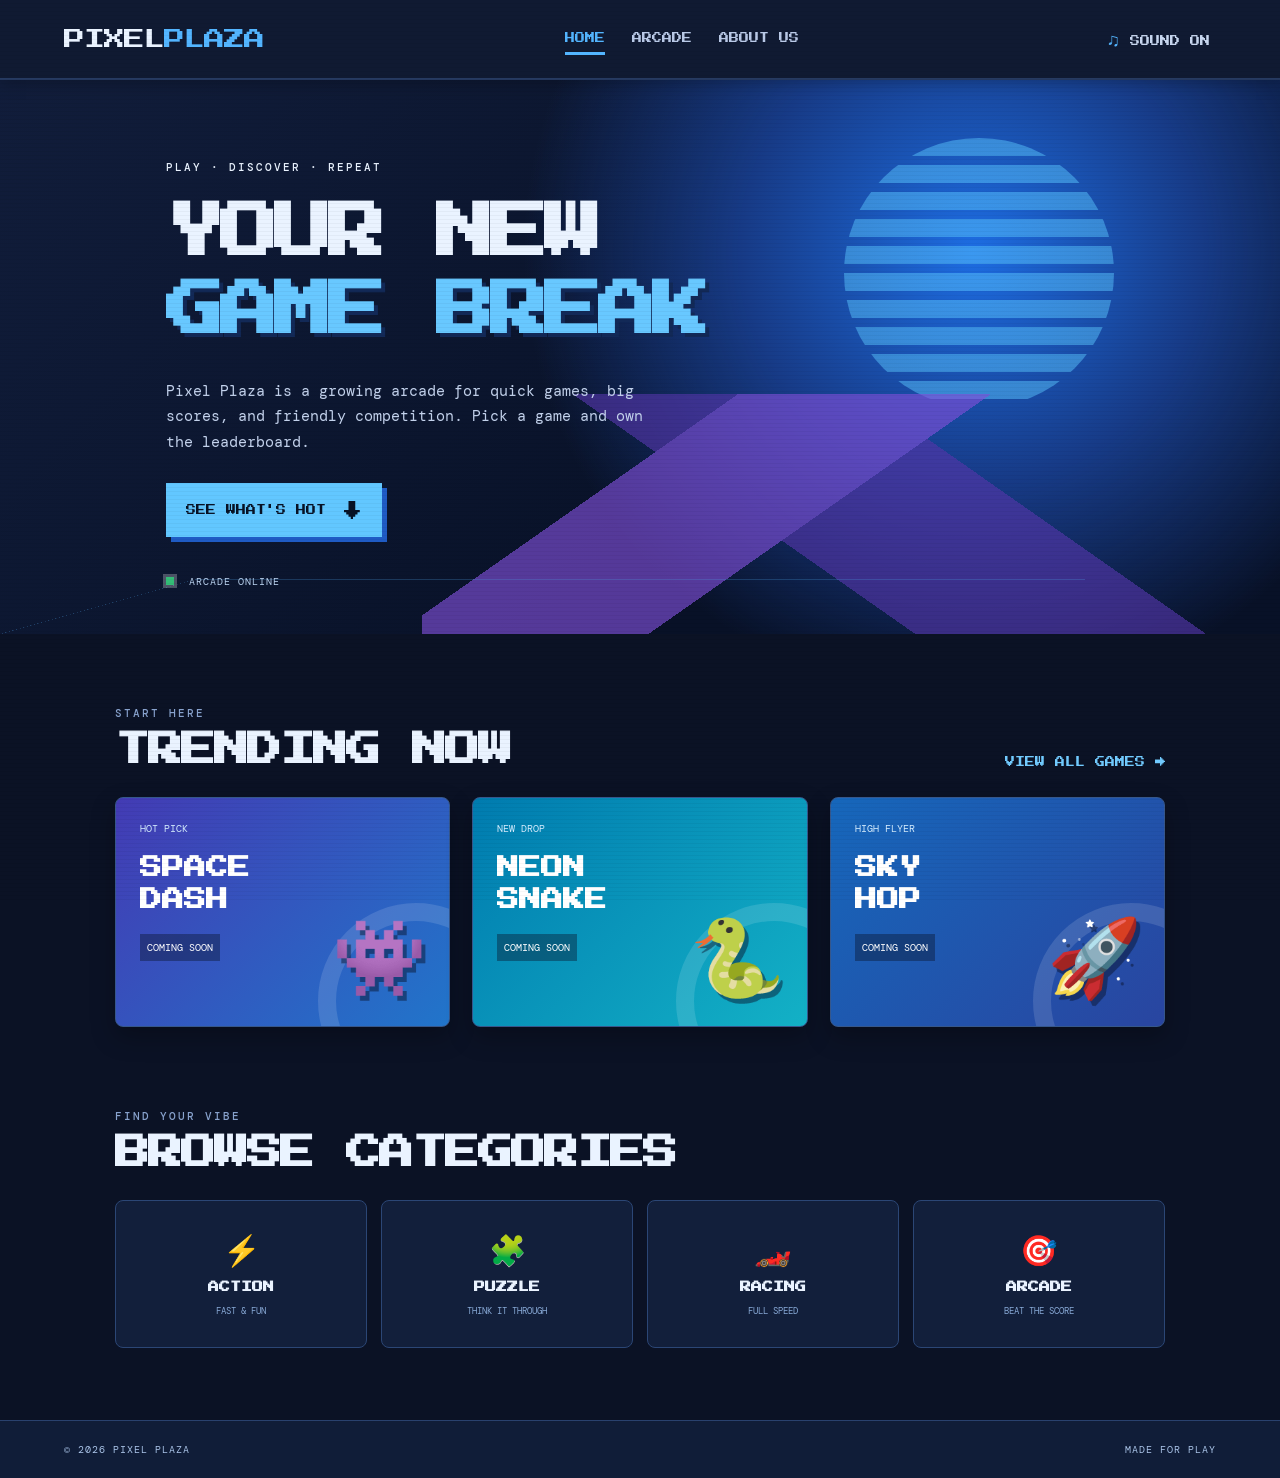
<file: index.html>
<!doctype html>
<html lang="en">
  <head>
    <meta charset="UTF-8" />
    <meta name="viewport" content="width=device-width, initial-scale=1.0" />
    <meta name="description" content="Pixel Plaza — a mini game arcade." />
    <title>Pixel Plaza | Play, Discover, Repeat</title>
    <link rel="preconnect" href="https://fonts.googleapis.com" />
    <link rel="preconnect" href="https://fonts.gstatic.com" crossorigin />
    <link href="https://fonts.googleapis.com/css2?family=DM+Mono:wght@400;500&family=Press+Start+2P&display=swap" rel="stylesheet" />
    <link rel="stylesheet" href="styles.css" />
  </head>
  <body>
    <div class="scanlines" aria-hidden="true"></div>
    <header class="site-header">
      <a class="logo" href="#home" aria-label="Pixel Plaza home">PIXEL<span>PLAZA</span></a>
      <nav aria-label="Main navigation"><a class="active" href="index.html">HOME</a><a href="arcade.html">ARCADE</a><a href="about.html">ABOUT US</a></nav>
      <button class="sound-button" type="button" aria-label="Toggle sound">♫ <span>SOUND ON</span></button>
    </header>
    <main id="home">
      <section class="hero">
        <p class="eyebrow">PLAY · DISCOVER · REPEAT</p>
        <h1>YOUR NEW<br /><span>GAME BREAK</span></h1>
        <p class="hero-copy">Pixel Plaza is a growing arcade for quick games, big scores, and friendly competition. Pick a game and own the leaderboard.</p>
        <a class="primary-button" href="#trending">SEE WHAT'S HOT <span>↓</span></a><div class="hero-status"><i></i> ARCADE ONLINE</div>
        <div class="pixel-sun" aria-hidden="true"></div><div class="mountains" aria-hidden="true"></div><div class="hero-grid" aria-hidden="true"></div>
      </section>
      <section class="content-section trending" id="trending">
        <div class="section-heading"><div><p class="eyebrow">START HERE</p><h2>TRENDING NOW</h2></div><a class="text-link" href="arcade.html">VIEW ALL GAMES →</a></div>
        <div class="trending-grid">
          <article class="feature-card feature-one"><div><p>HOT PICK</p><h3>SPACE<br />DASH</h3><span>COMING SOON</span></div><b>👾</b></article>
          <article class="feature-card feature-two"><div><p>NEW DROP</p><h3>NEON<br />SNAKE</h3><span>COMING SOON</span></div><b>🐍</b></article>
          <article class="feature-card feature-three"><div><p>HIGH FLYER</p><h3>SKY<br />HOP</h3><span>COMING SOON</span></div><b>🚀</b></article>
        </div>
      </section>
      <section class="content-section categories" id="categories">
        <div class="section-heading"><div><p class="eyebrow">FIND YOUR VIBE</p><h2>BROWSE CATEGORIES</h2></div></div>
        <div class="category-grid">
          <a href="arcade.html" class="category-card"><span>⚡</span><strong>ACTION</strong><small>FAST &amp; FUN</small></a><a href="arcade.html" class="category-card"><span>🧩</span><strong>PUZZLE</strong><small>THINK IT THROUGH</small></a><a href="arcade.html" class="category-card"><span>🏎️</span><strong>RACING</strong><small>FULL SPEED</small></a><a href="arcade.html" class="category-card"><span>🎯</span><strong>ARCADE</strong><small>BEAT THE SCORE</small></a>
        </div>
      </section>
    </main>
    <footer><span>© 2026 PIXEL PLAZA</span><span>MADE FOR PLAY</span></footer>
    <script src="script.js"></script>
  </body>
</html>
</file>
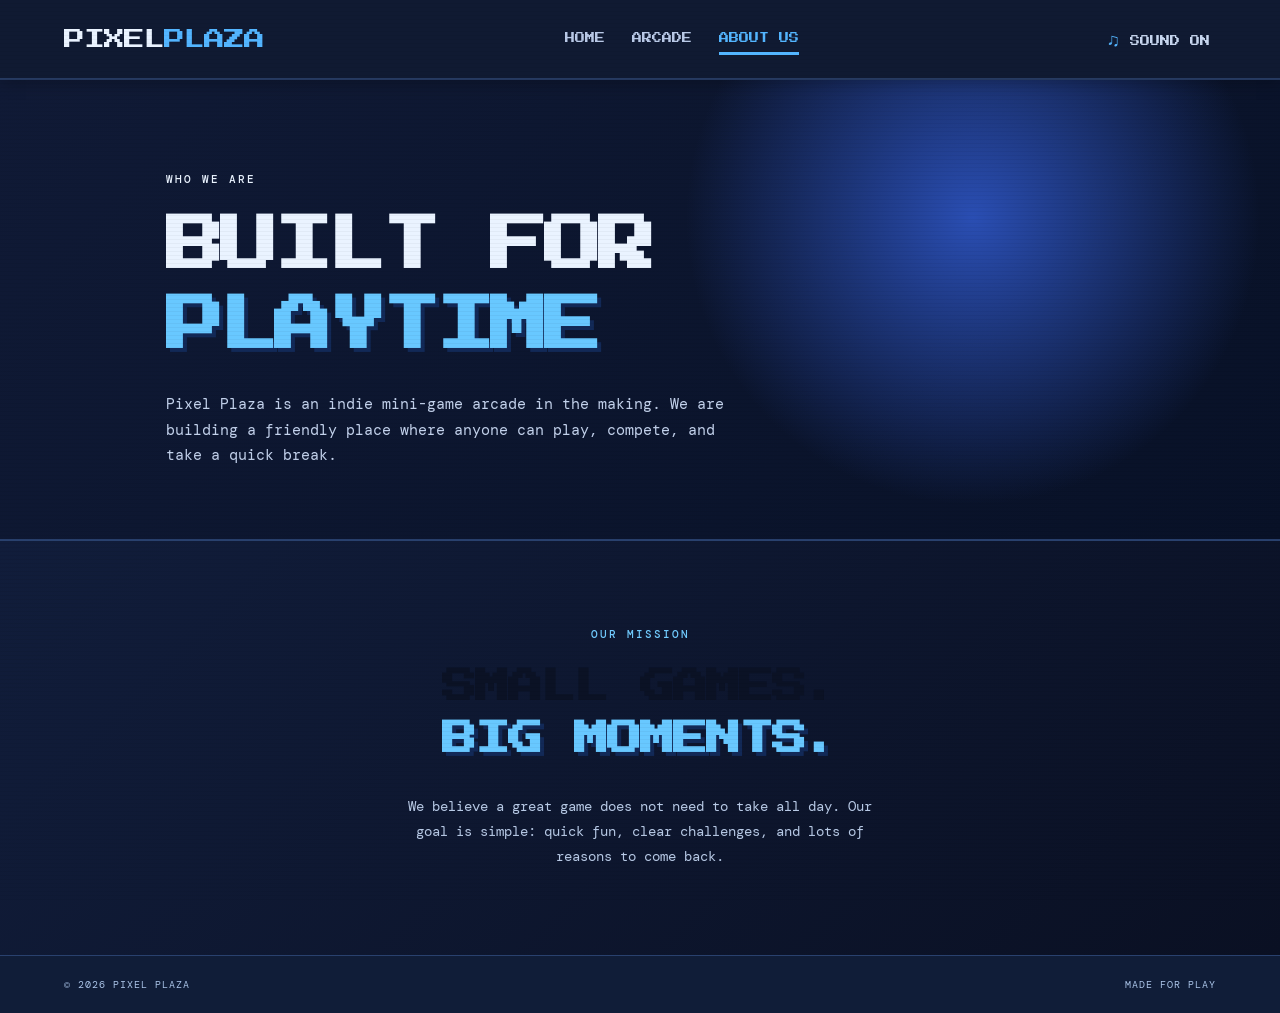
<file: about.html>
<!doctype html>
<html lang="en"><head><meta charset="UTF-8" /><meta name="viewport" content="width=device-width, initial-scale=1.0" /><title>About Us | Pixel Plaza</title><link rel="preconnect" href="https://fonts.googleapis.com" /><link rel="preconnect" href="https://fonts.gstatic.com" crossorigin /><link href="https://fonts.googleapis.com/css2?family=DM+Mono:wght@400;500&family=Press+Start+2P&display=swap" rel="stylesheet" /><link rel="stylesheet" href="styles.css" /></head>
<body><div class="scanlines" aria-hidden="true"></div><header class="site-header"><a class="logo" href="index.html">PIXEL<span>PLAZA</span></a><nav aria-label="Main navigation"><a href="index.html">HOME</a><a href="arcade.html">ARCADE</a><a class="active" href="about.html">ABOUT US</a></nav><button class="sound-button" type="button" aria-label="Toggle sound">♫ <span>SOUND ON</span></button></header>
<main><section class="page-intro about-intro"><p class="eyebrow">WHO WE ARE</p><h1>BUILT FOR<br /><span>PLAYTIME</span></h1><p>Pixel Plaza is an indie mini-game arcade in the making. We are building a friendly place where anyone can play, compete, and take a quick break.</p></section><section class="about about-page"><p class="eyebrow">OUR MISSION</p><h2>SMALL GAMES.<br /><span>BIG MOMENTS.</span></h2><p>We believe a great game does not need to take all day. Our goal is simple: quick fun, clear challenges, and lots of reasons to come back.</p></section></main><footer><span>© 2026 PIXEL PLAZA</span><span>MADE FOR PLAY</span></footer><script src="script.js"></script></body></html>
</file>
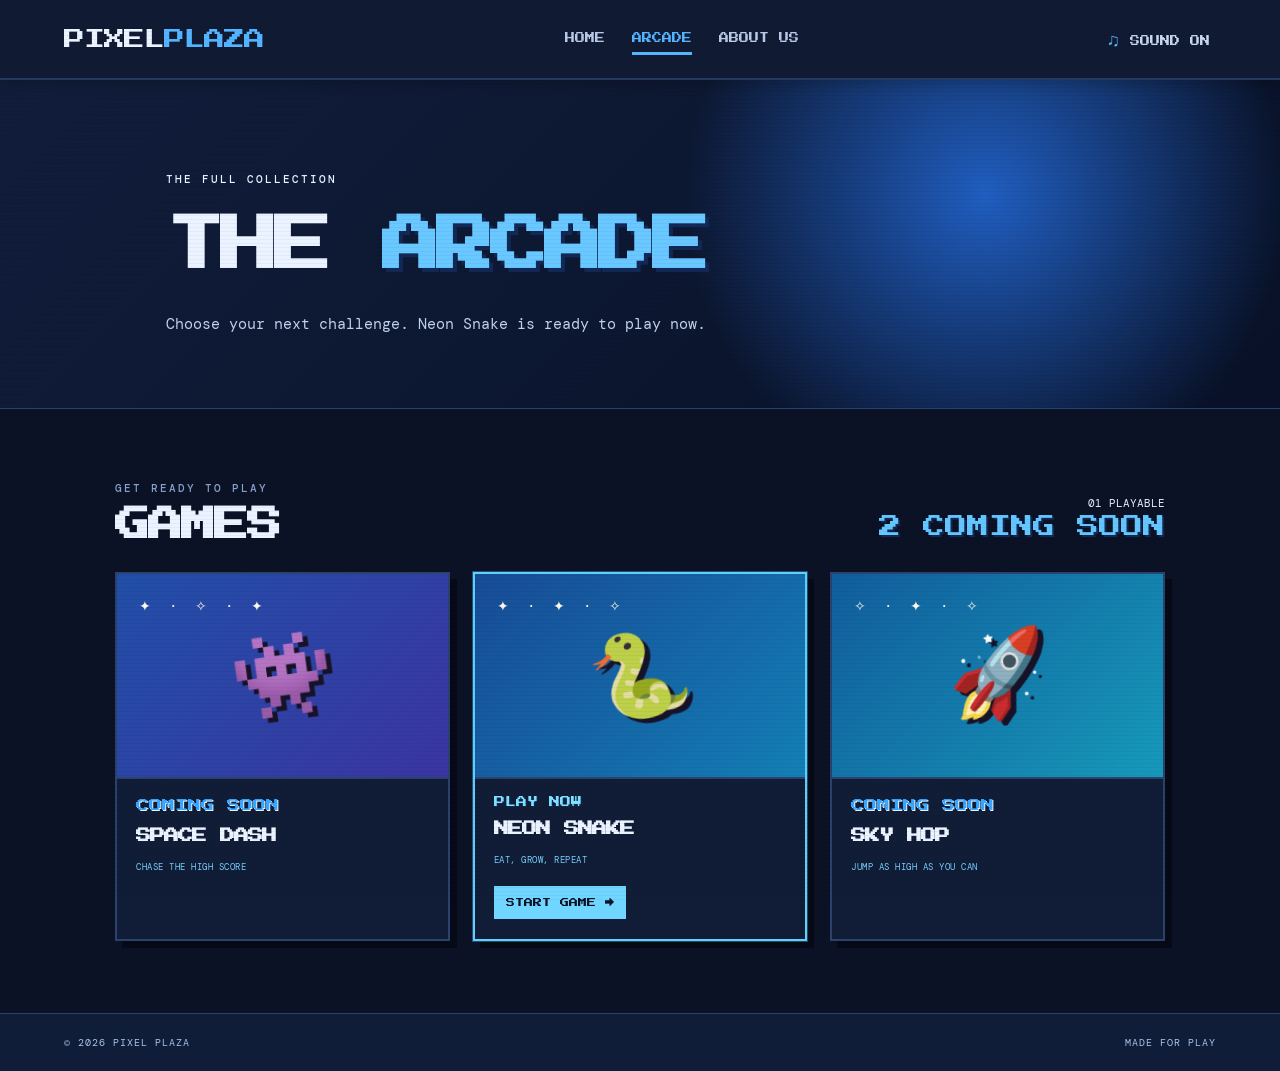
<file: arcade.html>
<!doctype html>
<html lang="en"><head><meta charset="UTF-8" /><meta name="viewport" content="width=device-width, initial-scale=1.0" /><title>Arcade | Pixel Plaza</title><link rel="preconnect" href="https://fonts.googleapis.com" /><link rel="preconnect" href="https://fonts.gstatic.com" crossorigin /><link href="https://fonts.googleapis.com/css2?family=DM+Mono:wght@400;500&family=Press+Start+2P&display=swap" rel="stylesheet" /><link rel="stylesheet" href="styles.css" /></head>
<body><div class="scanlines" aria-hidden="true"></div><header class="site-header"><a class="logo" href="index.html">PIXEL<span>PLAZA</span></a><nav aria-label="Main navigation"><a href="index.html">HOME</a><a class="active" href="arcade.html">ARCADE</a><a href="about.html">ABOUT US</a></nav><button class="sound-button" type="button" aria-label="Toggle sound">♫ <span>SOUND ON</span></button></header>
<main><section class="page-intro"><p class="eyebrow">THE FULL COLLECTION</p><h1>THE <span>ARCADE</span></h1><p>Choose your next challenge. Neon Snake is ready to play now.</p></section><section class="content-section arcade"><div class="section-heading"><div><p class="eyebrow">GET READY TO PLAY</p><h2>GAMES</h2></div><p class="coming-count">01 PLAYABLE<br /><span>2 COMING SOON</span></p></div><div class="game-grid"><article class="game-card purple"><div class="game-art"><span class="emoji">👾</span><span class="stars">✦ · ✧ · ✦</span></div><div class="game-info"><p class="card-coming">COMING SOON</p><h3>SPACE DASH</h3><span>CHASE THE HIGH SCORE</span></div></article><article class="game-card pink playable"><div class="game-art"><span class="emoji">🐍</span><span class="stars">✦ · ✦ · ✧</span></div><div class="game-info"><p class="play-now">PLAY NOW</p><h3>NEON SNAKE</h3><span>EAT, GROW, REPEAT</span><a class="card-button" href="neon-snake.html">START GAME →</a></div></article><article class="game-card blue"><div class="game-art"><span class="emoji">🚀</span><span class="stars">✧ · ✦ · ✧</span></div><div class="game-info"><p class="card-coming">COMING SOON</p><h3>SKY HOP</h3><span>JUMP AS HIGH AS YOU CAN</span></div></article></div></section></main><footer><span>© 2026 PIXEL PLAZA</span><span>MADE FOR PLAY</span></footer><script src="script.js"></script></body></html>
</file>
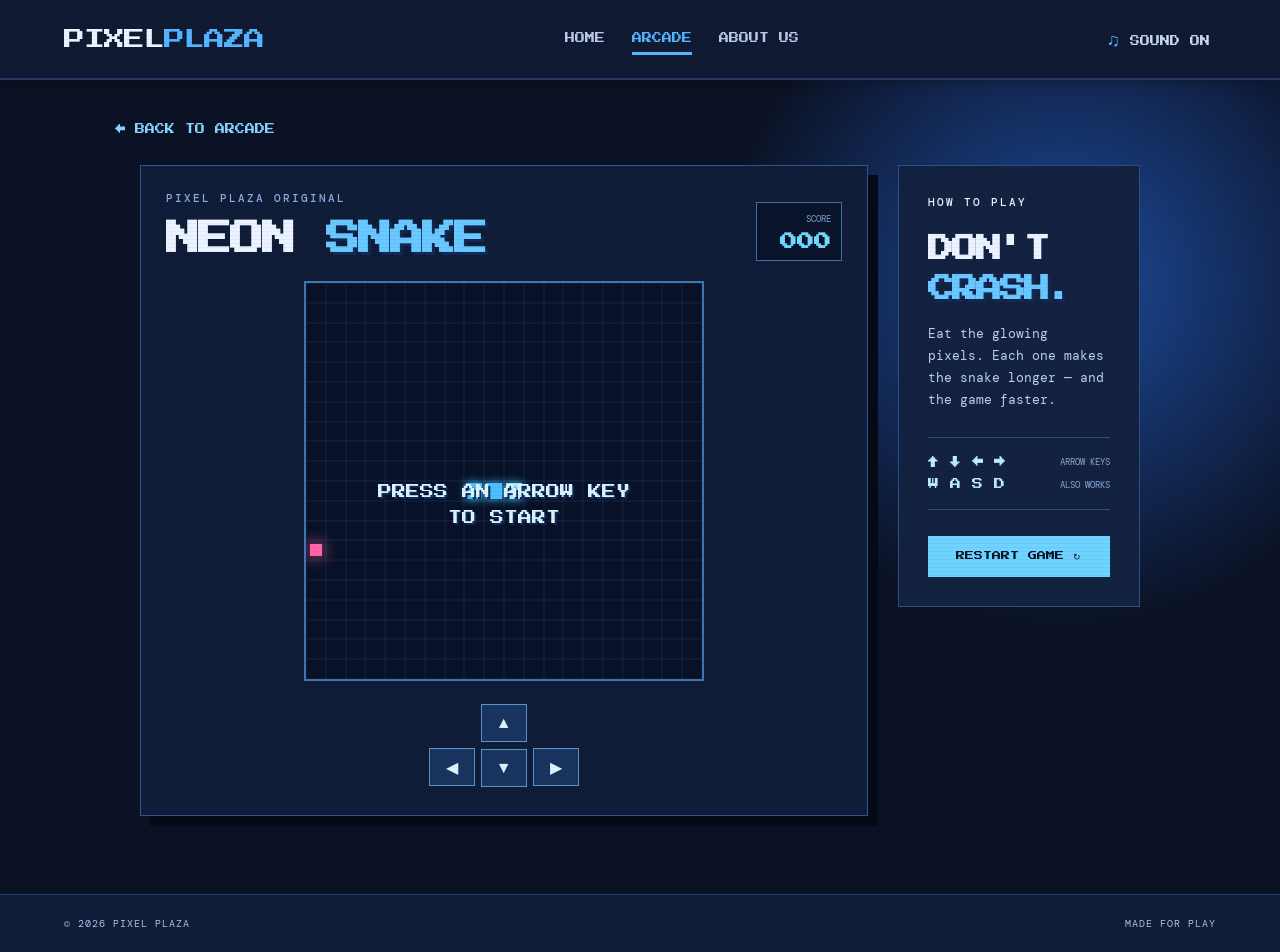
<file: neon-snake.html>
<!doctype html>
<html lang="en"><head><meta charset="UTF-8" /><meta name="viewport" content="width=device-width, initial-scale=1.0" /><meta name="description" content="Play Neon Snake at Pixel Plaza." /><title>Neon Snake | Pixel Plaza</title><link rel="preconnect" href="https://fonts.googleapis.com" /><link rel="preconnect" href="https://fonts.gstatic.com" crossorigin /><link href="https://fonts.googleapis.com/css2?family=DM+Mono:wght@400;500&family=Press+Start+2P&display=swap" rel="stylesheet" /><link rel="stylesheet" href="styles.css" /></head>
<body><div class="scanlines" aria-hidden="true"></div><header class="site-header"><a class="logo" href="index.html">PIXEL<span>PLAZA</span></a><nav aria-label="Main navigation"><a href="index.html">HOME</a><a class="active" href="arcade.html">ARCADE</a><a href="about.html">ABOUT US</a></nav><button class="sound-button" type="button" aria-label="Toggle sound">♫ <span>SOUND ON</span></button></header>
<main class="game-page"><a class="back-link" href="arcade.html">← BACK TO ARCADE</a><section class="game-layout"><div class="game-panel"><div class="game-topline"><div><p class="eyebrow">PIXEL PLAZA ORIGINAL</p><h1>NEON <span>SNAKE</span></h1></div><div class="score-box"><small>SCORE</small><strong id="score">000</strong></div></div><canvas id="snake-board" width="400" height="400" aria-label="Neon Snake game board"></canvas><div class="game-message" id="game-message" aria-live="polite">PRESS AN ARROW KEY<br />TO START</div><div class="mobile-controls" aria-label="Game controls"><button data-direction="up" aria-label="Move up">▲</button><div><button data-direction="left" aria-label="Move left">◀</button><button data-direction="down" aria-label="Move down">▼</button><button data-direction="right" aria-label="Move right">▶</button></div></div></div><aside class="game-sidebar"><p class="eyebrow">HOW TO PLAY</p><h2>DON'T<br /><span>CRASH.</span></h2><p>Eat the glowing pixels. Each one makes the snake longer — and the game faster.</p><div class="key-list"><span>↑ ↓ ← →</span><small>ARROW KEYS</small><span>W A S D</span><small>ALSO WORKS</small></div><button class="restart-button" id="restart">RESTART GAME ↻</button></aside></section></main><footer><span>© 2026 PIXEL PLAZA</span><span>MADE FOR PLAY</span></footer><script src="script.js"></script><script src="snake.js"></script></body></html>
</file>
<file: styles.css>
:root { --ink:#161329; --cream:#fff8e9; --pink:#ff4e92; --yellow:#ffd34e; --purple:#7656e8; --blue:#36bada; }
* { box-sizing:border-box; }
html { scroll-behavior:smooth; }
body { margin:0; color:var(--ink); background:var(--cream); font-family:"DM Mono",monospace; }
.scanlines { pointer-events:none; position:fixed; inset:0; z-index:5; opacity:.035; background:repeating-linear-gradient(0deg,#000 0 1px,transparent 1px 4px); }
.site-header { height:80px; display:flex; align-items:center; justify-content:space-between; padding:0 clamp(22px,5vw,80px); border-bottom:2px solid var(--ink); background:var(--cream); position:relative; z-index:2; }
.logo,.site-header nav a,.sound-button,h1,h2,h3,.primary-button { font-family:"Press Start 2P",cursive; }
.logo { color:var(--ink); text-decoration:none; font-size:clamp(14px,2vw,21px); letter-spacing:-1px; }.logo span { color:var(--pink); }
.site-header nav { display:flex; gap:27px; }.site-header nav a { color:var(--ink); text-decoration:none; font-size:10px; padding:9px 0; }.site-header nav .active { color:var(--pink); border-bottom:3px solid var(--pink); }
.sound-button { border:0; background:transparent; color:var(--ink); cursor:pointer; font-size:10px; }.sound-button:first-letter { color:var(--pink); font-size:18px; }
.hero { overflow:hidden; min-height:510px; position:relative; padding:80px clamp(22px,13vw,210px) 46px; background:#ffd64d; }.eyebrow { font-size:11px; letter-spacing:2px; margin:0 0 20px; font-weight:500; }.hero h1 { position:relative; z-index:1; font-size:clamp(27px,5vw,58px); line-height:1.35; margin:0; letter-spacing:-4px; }.hero h1 span,.about h2 span { color:var(--pink); text-shadow:4px 4px 0 var(--ink); }.hero-copy { max-width:500px; position:relative; z-index:1; font-size:15px; line-height:1.7; margin:28px 0; }.primary-button { display:inline-flex; gap:18px; align-items:center; position:relative; z-index:1; color:var(--cream); background:var(--ink); text-decoration:none; padding:18px 20px; font-size:10px; box-shadow:5px 5px 0 var(--pink); transition:transform .2s,box-shadow .2s; }.primary-button:hover { transform:translate(3px,3px); box-shadow:2px 2px 0 var(--pink); }.primary-button span { font-size:18px; }.hero-status { position:relative; z-index:1; margin-top:38px; font-size:10px; letter-spacing:1px; }.hero-status i { display:inline-block; width:8px; height:8px; margin-right:8px; background:#33bd77; box-shadow:0 0 0 3px #fff4; }
.pixel-sun { position:absolute; width:270px; height:270px; border-radius:50%; right:13%; top:58px; background:repeating-linear-gradient(to bottom,var(--pink) 0 18px,transparent 18px 27px); opacity:.94; }.mountains { position:absolute; bottom:0; right:-5%; width:72%; height:240px; background:linear-gradient(145deg,transparent 0 25%,#8050d9 25% 45%,transparent 45%),linear-gradient(35deg,transparent 0 39%,#5436a9 39% 62%,transparent 62%); opacity:.86; }.hero-grid { position:absolute; inset:auto 0 0; height:100px; background:linear-gradient(#ffda5600,#ffda5600),linear-gradient(90deg,#5f3daf55 1px,transparent 1px),linear-gradient(#5f3daf55 1px,transparent 1px); background-size:100% 100%,32px 32px,32px 32px; transform:perspective(140px) rotateX(38deg); transform-origin:bottom; }
.arcade { padding:76px clamp(22px,9vw,145px) 88px; }.section-heading { display:flex; justify-content:space-between; align-items:end; margin-bottom:35px; }.section-heading .eyebrow { margin-bottom:12px; color:#6b6580; }.section-heading h2,.about h2 { margin:0; font-size:clamp(23px,3vw,35px); letter-spacing:-2px; }.coming-count { margin:0; text-align:right; font-size:11px; line-height:1.6; }.coming-count span { color:var(--pink); }.game-grid { display:grid; grid-template-columns:repeat(3,1fr); gap:23px; }.game-card { border:2px solid var(--ink); background:var(--cream); box-shadow:7px 7px 0 var(--ink); transition:transform .2s; }.game-card:hover { transform:translateY(-6px); }.game-art { height:205px; display:flex; position:relative; align-items:center; justify-content:center; overflow:hidden; border-bottom:2px solid var(--ink); }.purple .game-art { background:#8368e8; }.pink .game-art { background:#ff6fa9; }.blue .game-art { background:#53cbe6; }.emoji { font-size:82px; filter:drop-shadow(5px 5px 0 #161329); transform:rotate(-8deg); }.stars { position:absolute; top:23px; left:22px; color:#fff8e9; font-size:14px; letter-spacing:5px; }.game-info { padding:18px 19px 20px; }.game-info p { color:#756f85; margin:0 0 13px; font-size:9px; }.game-info h3 { font-size:15px; margin:0 0 11px; letter-spacing:-1px; }.game-info span { font-size:9px; color:var(--pink); letter-spacing:.5px; }.about { text-align:center; padding:86px 22px; background:var(--ink); color:var(--cream); }.about .eyebrow { color:var(--yellow); }.about h2 { line-height:1.5; }.about p:last-child { max-width:500px; margin:28px auto 0; font-size:14px; line-height:1.8; color:#d5cced; } footer { display:flex; justify-content:space-between; padding:22px clamp(22px,5vw,80px); background:var(--pink); font-size:10px; letter-spacing:1px; }
.coming-count span { display:block; color:var(--pink); font-family:"Press Start 2P",cursive; font-size:clamp(15px,2vw,22px); line-height:1.3; text-shadow:2px 2px 0 var(--ink); }

/* Dark-blue game portal theme */
:root { --ink:#eaf3ff; --cream:#0b1225; --pink:#38a7ff; --yellow:#69d4ff; --purple:#1b63d1; --blue:#1c9ddd; }
body { background:#0b1225; color:var(--ink); }
.site-header { background:#101a32; border-color:#263a61; box-shadow:0 2px 16px #0004; }
.logo span,.site-header nav .active { color:#53b5ff; }
.site-header nav a { color:#b9c9e7; }.site-header nav .active { border-color:#53b5ff; }
.sound-button { color:#c8d7f0; }.sound-button:first-letter { color:#53b5ff; }
.hero { background:radial-gradient(circle at 76% 31%,#1d6de3 0,#173b87 22%,transparent 43%),linear-gradient(135deg,#111d3b 0%,#081127 65%); }
.hero h1 span,.about h2 span { color:#68c8ff; text-shadow:4px 4px 0 #122957; }
.hero-copy { color:#c3d2ec; }.primary-button { color:#071225; background:#62c7ff; box-shadow:5px 5px 0 #1f5bc4; }.primary-button:hover { box-shadow:2px 2px 0 #1f5bc4; }
.hero-status { color:#bcd4f1; }.pixel-sun { background:repeating-linear-gradient(to bottom,#5bc7ff 0 18px,transparent 18px 27px); opacity:.48; }.mountains { opacity:.64; }.hero-grid { background:linear-gradient(#ffda5600,#ffda5600),linear-gradient(90deg,#56b4ff44 1px,transparent 1px),linear-gradient(#56b4ff44 1px,transparent 1px); }
.arcade { background:#0b1225; }.section-heading .eyebrow,.game-info p { color:#88a2cd; }.coming-count span,.game-info .card-coming { color:#63c6ff; text-shadow:2px 2px 0 #132952; }
.game-card { background:#111d36; border-color:#2b426e; box-shadow:7px 7px 0 #050a16; }.game-art { border-color:#2b426e; }.purple .game-art { background:linear-gradient(135deg,#214fa8,#3b35a2); }.pink .game-art { background:linear-gradient(135deg,#174b96,#137fb5); }.blue .game-art { background:linear-gradient(135deg,#115d9c,#1699bb); }.game-info span { color:#76cfff; }
.about { background:linear-gradient(135deg,#111d3b,#0a1023); border-top:1px solid #29416e; }.about .eyebrow { color:#71ccff; }.about p:last-child { color:#b8cae6; } footer { background:#101d38; color:#aac4e8; border-top:1px solid #29416e; }
.game-info .card-coming { color:var(--pink); font-family:"Press Start 2P",cursive; font-size:13px; line-height:1.4; text-shadow:1px 1px 0 var(--ink); }
.content-section { padding:72px clamp(22px,9vw,145px); }
.content-section .section-heading { margin-bottom:30px; }
.text-link { color:#72cbff; font-family:"Press Start 2P",cursive; font-size:10px; text-decoration:none; }
.text-link:hover { color:#fff; }
.trending { background:#0b1225; }.trending-grid { display:grid; grid-template-columns:repeat(3,1fr); gap:22px; }
.feature-card { min-height:230px; padding:24px; position:relative; overflow:hidden; border:1px solid #36578b; border-radius:8px; box-shadow:0 10px 25px #0004; color:#fff; }.feature-card:after { content:""; position:absolute; width:160px; height:160px; right:-65px; bottom:-73px; border:18px solid #ffffff20; border-radius:50%; }.feature-card p { margin:0 0 18px; color:#d5edff; font-size:10px; }.feature-card h3 { font-family:"Press Start 2P",cursive; font-size:22px; line-height:1.45; margin:0 0 18px; }.feature-card span { font-size:10px; color:#fff; background:#08122866; padding:7px; }.feature-card b { position:absolute; z-index:1; right:22px; bottom:18px; font-size:76px; filter:drop-shadow(4px 5px 0 #08122877); }.feature-one { background:linear-gradient(135deg,#433bb4,#2175ca); }.feature-two { background:linear-gradient(135deg,#007baf,#13b1c6); }.feature-three { background:linear-gradient(135deg,#1667bb,#2945a0); }
.categories { padding-top:10px; background:#0b1225; }.category-grid { display:grid; grid-template-columns:repeat(4,1fr); gap:14px; }.category-card { min-height:148px; display:flex; flex-direction:column; align-items:center; justify-content:center; gap:12px; text-decoration:none; color:#eaf3ff; background:#121f3b; border:1px solid #2b4675; border-radius:8px; transition:transform .2s,border-color .2s,background .2s; }.category-card:hover { transform:translateY(-5px); border-color:#63c6ff; background:#182b51; }.category-card span { font-size:30px; }.category-card strong { font-family:"Press Start 2P",cursive; font-size:11px; }.category-card small { color:#88a9d6; font-size:9px; }
.page-intro { padding:92px clamp(22px,13vw,210px) 70px; background:radial-gradient(circle at 77% 35%,#205ec0 0,transparent 30%),linear-gradient(135deg,#111d3b,#081127); border-bottom:1px solid #29416e; }.page-intro h1 { margin:0; font-size:clamp(31px,5vw,58px); line-height:1.38; letter-spacing:-4px; }.page-intro h1 span { color:#68c8ff; text-shadow:4px 4px 0 #122957; }.page-intro > p:last-child { max-width:560px; margin:26px 0 0; color:#c3d2ec; font-size:15px; line-height:1.7; }.about-intro { background:radial-gradient(circle at 76% 30%,#2a4eb3 0,transparent 28%),linear-gradient(135deg,#101a36,#081127); }.about-page { min-height:330px; }
.playable { border-color:#5ed0ff; box-shadow:0 0 0 1px #5ed0ff55,7px 7px 0 #050a16; }.game-info .play-now { color:#7ee1ff; font-family:"Press Start 2P",cursive; font-size:11px; text-shadow:1px 1px 0 #122957; }.card-button { display:block; width:max-content; margin-top:18px; color:#071225; background:#70d5ff; font-family:"Press Start 2P",cursive; font-size:9px; text-decoration:none; padding:12px; }.card-button:hover { background:#fff; }
.game-layout { max-width:1000px; margin-inline:auto; }.mobile-controls { display:block; margin:20px auto 0; text-align:center; }.mobile-controls button { width:46px; height:38px; margin:3px; border:1px solid #5a91cf; color:#d9f3ff; background:#18345f; cursor:pointer; font-size:16px; }.mobile-controls button:hover { background:#2867a7; }
.game-page { padding:38px clamp(22px,9vw,145px) 78px; min-height:calc(100vh - 130px); background:radial-gradient(circle at 83% 25%,#1d4c9e 0,transparent 28%),#0b1225; }.back-link { display:inline-block; margin-bottom:31px; color:#83d6ff; font-family:"Press Start 2P",cursive; font-size:10px; text-decoration:none; }.game-layout { display:grid; grid-template-columns:minmax(0,1.5fr) minmax(230px,.5fr); gap:30px; align-items:start; }.game-panel { position:relative; padding:25px; border:1px solid #31578f; background:#101d38; box-shadow:10px 10px 0 #050a16; }.game-topline { display:flex; justify-content:space-between; align-items:flex-end; margin-bottom:20px; }.game-topline .eyebrow { margin-bottom:12px; color:#8aacdf; }.game-topline h1 { margin:0; font-size:clamp(21px,3vw,34px); letter-spacing:-2px; line-height:1.3; }.game-topline h1 span,.game-sidebar h2 span { color:#68c8ff; text-shadow:3px 3px 0 #122957; }.score-box { min-width:86px; padding:10px; border:1px solid #3c6eaa; text-align:right; background:#09142b; }.score-box small { display:block; color:#80a1cf; font-size:9px; }.score-box strong { display:block; margin-top:8px; color:#72d8ff; font-family:"Press Start 2P",cursive; font-size:17px; } #snake-board { display:block; width:min(100%,400px); height:auto; margin:auto; border:2px solid #4274ae; image-rendering:pixelated; }.game-message { position:absolute; inset:50% 25px auto; transform:translateY(-20%); color:#d8f4ff; text-align:center; font-family:"Press Start 2P",cursive; font-size:14px; line-height:1.8; text-shadow:2px 2px 0 #112a59; pointer-events:none; }.game-message small { color:#7edbff; font-size:9px; }.game-message.hidden { display:none; }.game-sidebar { padding:29px; border:1px solid #2d4e80; background:#132241; }.game-sidebar h2 { margin:0; font-size:26px; line-height:1.55; letter-spacing:-2px; }.game-sidebar > p:not(.eyebrow) { color:#bdd0ee; font-size:13px; line-height:1.7; }.key-list { display:grid; grid-template-columns:1fr 1fr; gap:11px 7px; margin:26px 0; padding:18px 0; border-block:1px solid #2d4e80; }.key-list span { color:#bcecff; font-family:"Press Start 2P",cursive; font-size:11px; }.key-list small { color:#8ba8d2; font-size:9px; text-align:right; }.restart-button { width:100%; padding:15px 10px; border:0; color:#071225; background:#6fd3ff; cursor:pointer; font-family:"Press Start 2P",cursive; font-size:9px; }.restart-button:hover { background:#fff; }.mobile-controls { display:none; }
.mobile-controls { display:block; margin:20px auto 0; text-align:center; }.mobile-controls button { width:46px; height:38px; margin:3px; border:1px solid #5a91cf; color:#d9f3ff; background:#18345f; cursor:pointer; font-size:16px; }.mobile-controls button:hover { background:#2867a7; }
@media (max-width:760px) { .site-header { height:auto; padding:20px 22px; gap:18px; flex-wrap:wrap; }.site-header nav { order:3; width:100%; justify-content:space-between; gap:0; }.sound-button span { display:none; }.hero { min-height:580px; padding-top:65px; }.pixel-sun { right:-45px; top:210px; width:215px; height:215px; }.mountains { width:115%; height:190px; }.game-grid,.trending-grid { grid-template-columns:1fr; gap:24px; }.game-art { height:170px; }.arcade { padding-top:60px; }.content-section { padding-top:55px; padding-bottom:55px; }.category-grid { grid-template-columns:repeat(2,1fr); }.category-card { min-height:130px; }.section-heading { align-items:start; }.coming-count { font-size:9px; }.text-link { display:none; }.page-intro { padding-top:65px; padding-bottom:55px; }.game-page { padding:25px 18px 55px; }.game-layout { grid-template-columns:1fr; }.game-panel { padding:14px; }.game-topline h1 { font-size:20px; }.score-box { min-width:74px; }.game-message { font-size:11px; }.game-sidebar { padding:24px; } }
</file>
